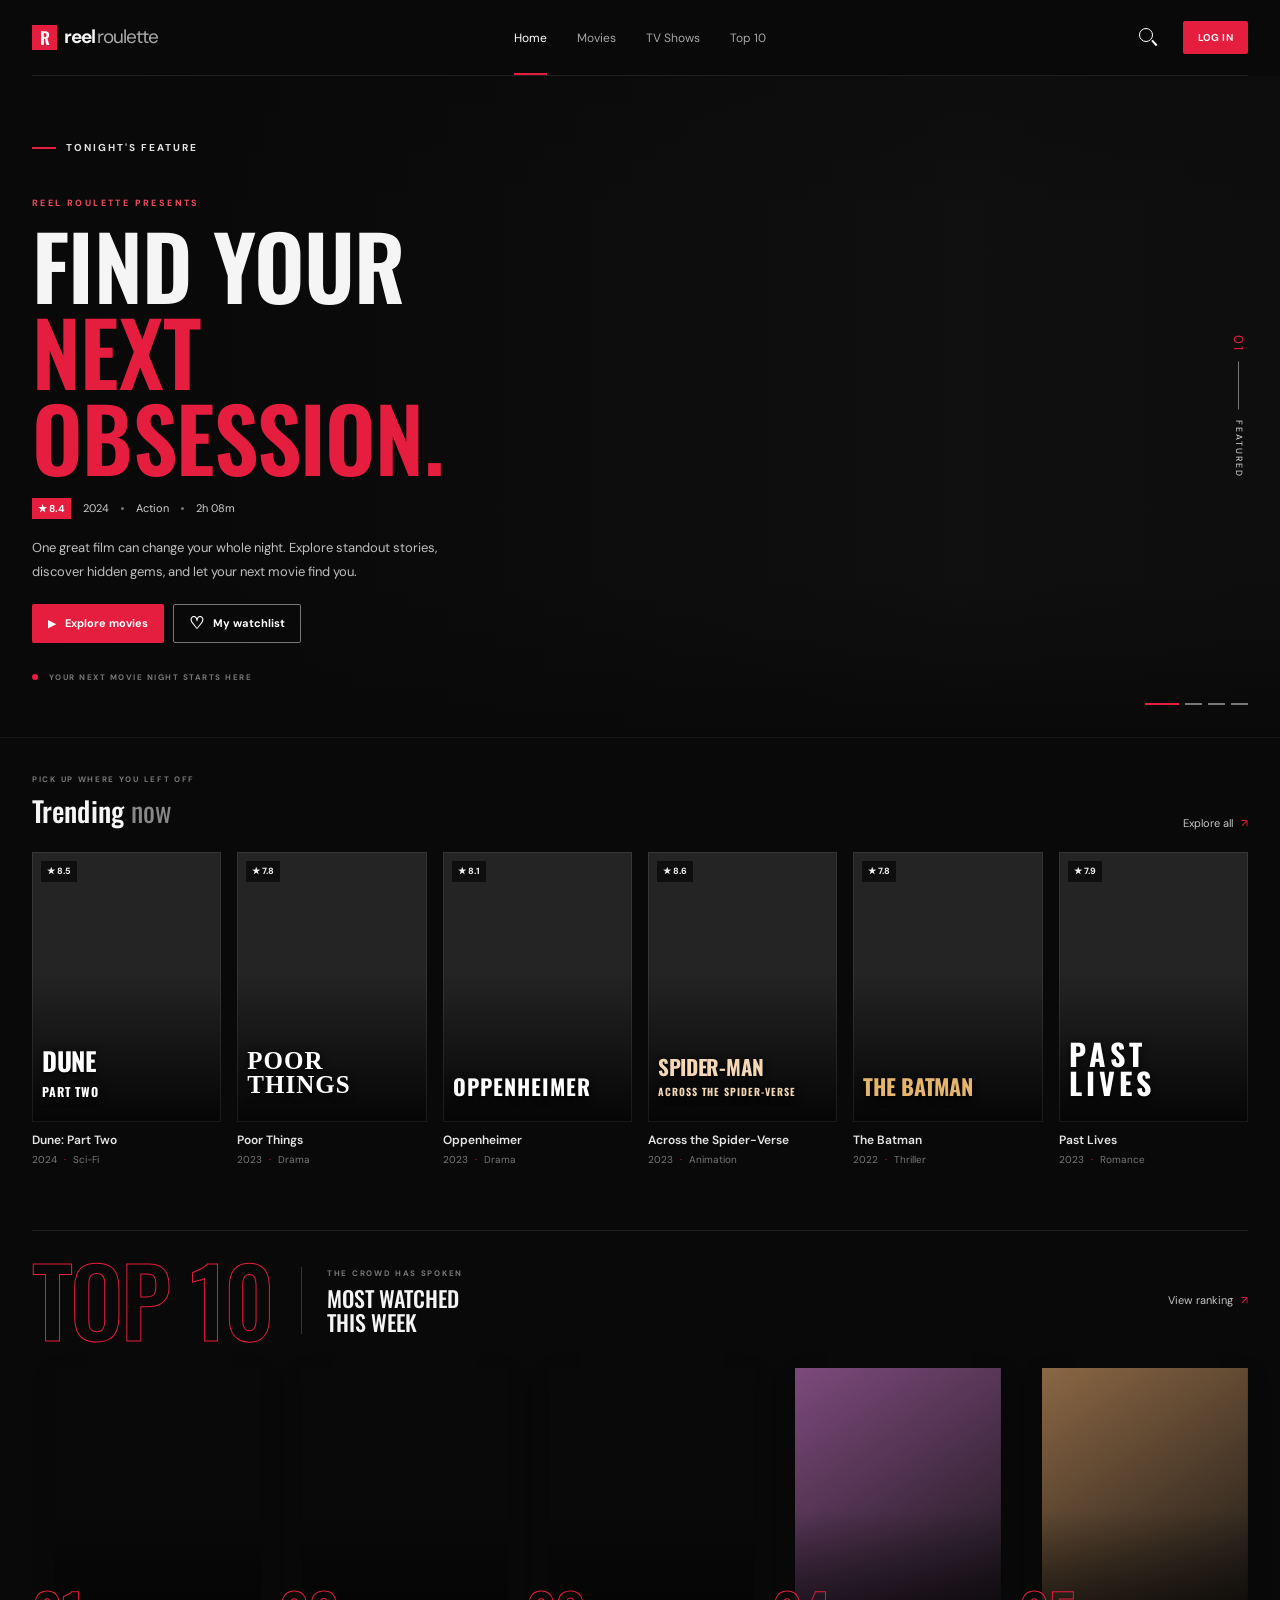
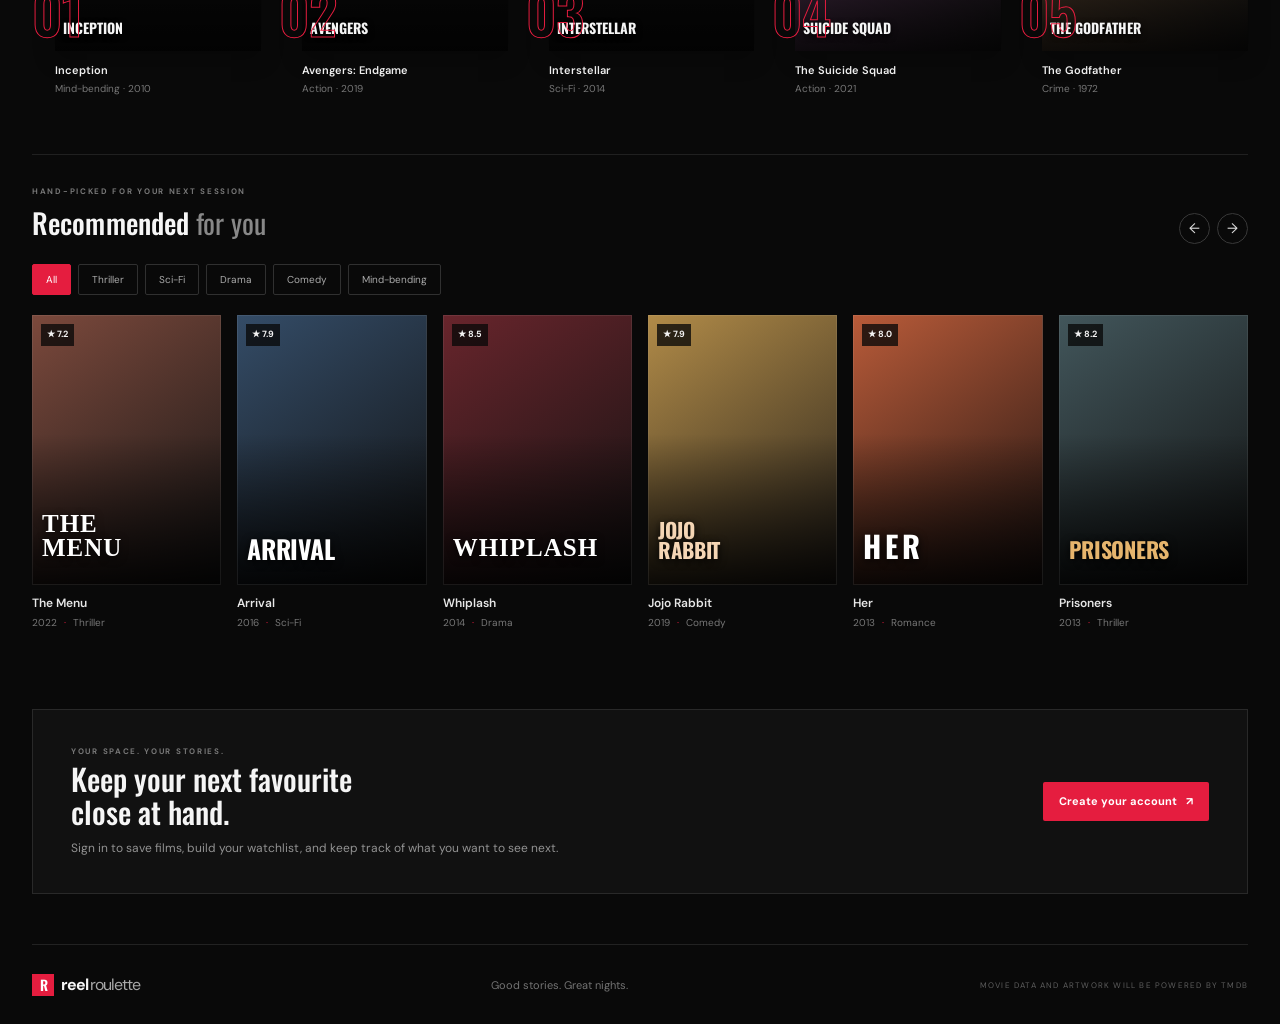
<file: Frontend/index.html>
<!DOCTYPE html>
<html lang="en">
<head>
  <meta charset="UTF-8">
  <meta name="viewport" content="width=device-width, initial-scale=1.0">
  <meta name="theme-color" content="#090909">
  <meta name="description" content="Discover your next movie with Reel Roulette.">
  <title>Reel Roulette — Discover Your Next Movie</title>

  <link rel="preconnect" href="https://fonts.googleapis.com">
  <link rel="preconnect" href="https://fonts.gstatic.com" crossorigin>
  <link href="https://fonts.googleapis.com/css2?family=DM+Sans:wght@400;500;600;700&family=Oswald:wght@400;500;600;700&display=swap" rel="stylesheet">
  <link rel="stylesheet" href="style.css">
</head>
<body>
  <header class="site-header">
    <a class="logo" href="#home" aria-label="Reel Roulette home">
      <span class="logo-mark">R</span>reel<span>roulette</span>
    </a>

    <nav class="main-nav" aria-label="Main navigation">
      <a class="nav-link active" href="#home">Home</a>
      <a class="nav-link" href="#trending">Movies</a>
      <a class="nav-link" href="#series">TV Shows</a>
      <a class="nav-link" href="#top-ten">Top 10</a>
    </nav>

    <div class="header-actions">
      <button class="search-icon" type="button" aria-label="Search"></button>
      <a class="login-button" href="#login">Log in</a>
    </div>
  </header>

  <main>
    <section class="hero" id="home" aria-labelledby="hero-title">
      <div class="hero-backdrop" role="img" aria-label="Featured movie backdrop"></div>
      <div class="hero-shade"></div>

      <div class="hero-content">
        <p class="eyebrow"><span class="eyebrow-line"></span> TONIGHT'S FEATURE</p>
        <p class="studio-label">REEL ROULETTE PRESENTS</p>

        <h1 id="hero-title">Find your<br><em>next obsession.</em></h1>

        <div class="hero-meta">
          <span class="rating-badge">★ 8.4</span>
          <span>2024</span>
          <span class="meta-dot"></span>
          <span>Action</span>
          <span class="meta-dot"></span>
          <span>2h 08m</span>
        </div>

        <p class="hero-description">
          One great film can change your whole night. Explore standout stories,
          discover hidden gems, and let your next movie find you.
        </p>

        <div class="hero-actions">
          <a class="button button-red" href="#trending">
            <span class="play-triangle">▶</span> Explore movies
          </a>
          <a class="button button-outline" href="#watchlist">
            <span class="heart">♡</span> My watchlist
          </a>
        </div>

        <p class="hero-note">
          <span class="status-dot"></span> YOUR NEXT MOVIE NIGHT STARTS HERE
        </p>
      </div>

      <div class="hero-side-note">
        <span>01</span>
        <span class="side-rule"></span>
        <span>FEATURED</span>
      </div>

      <div class="hero-pagination">
        <span class="pagination-active"></span>
        <span></span><span></span><span></span>
      </div>
    </section>

    <section class="content-section continue-section" id="trending">
      <div class="section-heading">
        <div>
          <p class="section-kicker">PICK UP WHERE YOU LEFT OFF</p>
          <h2>Trending <span>now</span></h2>
        </div>
        <a class="text-link" href="#movies">Explore all <span>↗</span></a>
      </div>

      <div class="poster-row">
        <article class="movie-tile">
          <a class="poster poster-one" href="#movie-1" aria-label="Dune: Part Two">
            <span class="poster-overlay"></span>
            <span class="poster-title">DUNE<br><small>PART TWO</small></span>
            <span class="poster-rating">★ 8.5</span>
          </a>
          <div class="movie-caption"><h3>Dune: Part Two</h3><p>2024 <span>·</span> Sci-Fi</p></div>
        </article>

        <article class="movie-tile">
          <a class="poster poster-two" href="#movie-2" aria-label="Poor Things">
            <span class="poster-overlay"></span>
            <span class="poster-title title-serif">POOR<br>THINGS</span>
            <span class="poster-rating">★ 7.8</span>
          </a>
          <div class="movie-caption"><h3>Poor Things</h3><p>2023 <span>·</span> Drama</p></div>
        </article>

        <article class="movie-tile">
          <a class="poster poster-three" href="#movie-3" aria-label="Oppenheimer">
            <span class="poster-overlay"></span>
            <span class="poster-title title-block">OPPENHEIMER</span>
            <span class="poster-rating">★ 8.1</span>
          </a>
          <div class="movie-caption"><h3>Oppenheimer</h3><p>2023 <span>·</span> Drama</p></div>
        </article>

        <article class="movie-tile">
          <a class="poster poster-four" href="#movie-4" aria-label="Spider-Man: Across the Spider-Verse">
            <span class="poster-overlay"></span>
            <span class="poster-title title-comic">SPIDER-MAN<br><small>ACROSS THE SPIDER-VERSE</small></span>
            <span class="poster-rating">★ 8.6</span>
          </a>
          <div class="movie-caption"><h3>Across the Spider-Verse</h3><p>2023 <span>·</span> Animation</p></div>
        </article>

        <article class="movie-tile">
          <a class="poster poster-five" href="#movie-5" aria-label="The Batman">
            <span class="poster-overlay"></span>
            <span class="poster-title title-bat">THE BATMAN</span>
            <span class="poster-rating">★ 7.8</span>
          </a>
          <div class="movie-caption"><h3>The Batman</h3><p>2022 <span>·</span> Thriller</p></div>
        </article>

        <article class="movie-tile">
          <a class="poster poster-six" href="#movie-6" aria-label="Past Lives">
            <span class="poster-overlay"></span>
            <span class="poster-title title-minimal">PAST<br>LIVES</span>
            <span class="poster-rating">★ 7.9</span>
          </a>
          <div class="movie-caption"><h3>Past Lives</h3><p>2023 <span>·</span> Romance</p></div>
        </article>
      </div>
    </section>

    <section class="top-ten-section content-section" id="top-ten">
      <div class="top-ten-heading">
        <h2><span class="outline-number">TOP 10</span></h2>

        <div class="top-ten-copy">
          <p class="section-kicker">THE CROWD HAS SPOKEN</p>
          <h3>Most watched<br>this week</h3>
        </div>

        <a class="text-link top-ten-link" href="#movies">View ranking <span>↗</span></a>
      </div>

      <div class="ranked-row">
        <article class="ranked-movie">
          <span class="rank-number">01</span>
          <a class="rank-poster rank-one" href="#rank-1" aria-label="Inception poster"><span>INCEPTION</span></a>
          <h3>Inception</h3><p>Mind-bending · 2010</p>
        </article>

        <article class="ranked-movie">
          <span class="rank-number">02</span>
          <a class="rank-poster rank-two" href="#rank-2" aria-label="Avengers: Endgame poster"><span>AVENGERS</span></a>
          <h3>Avengers: Endgame</h3><p>Action · 2019</p>
        </article>

        <article class="ranked-movie">
          <span class="rank-number">03</span>
          <a class="rank-poster rank-three" href="#rank-3" aria-label="Interstellar poster"><span>INTERSTELLAR</span></a>
          <h3>Interstellar</h3><p>Sci-Fi · 2014</p>
        </article>

        <article class="ranked-movie">
          <span class="rank-number">04</span>
          <a class="rank-poster rank-four" href="#rank-4" aria-label="The Suicide Squad poster"><span>SUICIDE SQUAD</span></a>
          <h3>The Suicide Squad</h3><p>Action · 2021</p>
        </article>

        <article class="ranked-movie">
          <span class="rank-number">05</span>
          <a class="rank-poster rank-five" href="#rank-5" aria-label="The Godfather poster"><span>THE GODFATHER</span></a>
          <h3>The Godfather</h3><p>Crime · 1972</p>
        </article>
      </div>
    </section>

    <section class="content-section recommendation-section" id="movies">
      <div class="section-heading">
        <div>
          <p class="section-kicker">HAND-PICKED FOR YOUR NEXT SESSION</p>
          <h2>Recommended <span>for you</span></h2>
        </div>

        <div class="section-controls">
          <button class="round-control" type="button" aria-label="Previous movies">←</button>
          <button class="round-control" type="button" aria-label="Next movies">→</button>
        </div>
      </div>

      <div class="genre-bar" aria-label="Movie genres">
        <button class="genre-chip selected" type="button">All</button>
        <button class="genre-chip" type="button">Thriller</button>
        <button class="genre-chip" type="button">Sci-Fi</button>
        <button class="genre-chip" type="button">Drama</button>
        <button class="genre-chip" type="button">Comedy</button>
        <button class="genre-chip" type="button">Mind-bending</button>
      </div>

      <div class="poster-row compact-row">
        <article class="movie-tile">
          <a class="poster poster-seven" href="#rec-1" aria-label="The Menu poster"><span class="poster-overlay"></span><span class="poster-title title-serif">THE<br>MENU</span><span class="poster-rating">★ 7.2</span></a>
          <div class="movie-caption"><h3>The Menu</h3><p>2022 <span>·</span> Thriller</p></div>
        </article>

        <article class="movie-tile">
          <a class="poster poster-eight" href="#rec-2" aria-label="Arrival poster"><span class="poster-overlay"></span><span class="poster-title">ARRIVAL</span><span class="poster-rating">★ 7.9</span></a>
          <div class="movie-caption"><h3>Arrival</h3><p>2016 <span>·</span> Sci-Fi</p></div>
        </article>

        <article class="movie-tile">
          <a class="poster poster-nine" href="#rec-3" aria-label="Whiplash poster"><span class="poster-overlay"></span><span class="poster-title title-serif">WHIPLASH</span><span class="poster-rating">★ 8.5</span></a>
          <div class="movie-caption"><h3>Whiplash</h3><p>2014 <span>·</span> Drama</p></div>
        </article>

        <article class="movie-tile">
          <a class="poster poster-ten" href="#rec-4" aria-label="Jojo Rabbit poster"><span class="poster-overlay"></span><span class="poster-title title-comic">JOJO<br>RABBIT</span><span class="poster-rating">★ 7.9</span></a>
          <div class="movie-caption"><h3>Jojo Rabbit</h3><p>2019 <span>·</span> Comedy</p></div>
        </article>

        <article class="movie-tile">
          <a class="poster poster-eleven" href="#rec-5" aria-label="Her poster"><span class="poster-overlay"></span><span class="poster-title title-minimal">HER</span><span class="poster-rating">★ 8.0</span></a>
          <div class="movie-caption"><h3>Her</h3><p>2013 <span>·</span> Romance</p></div>
        </article>

        <article class="movie-tile">
          <a class="poster poster-twelve" href="#rec-6" aria-label="Prisoners poster"><span class="poster-overlay"></span><span class="poster-title title-bat">PRISONERS</span><span class="poster-rating">★ 8.2</span></a>
          <div class="movie-caption"><h3>Prisoners</h3><p>2013 <span>·</span> Thriller</p></div>
        </article>
      </div>
    </section>

    <section class="login-preview" id="login">
      <div>
        <p class="section-kicker">YOUR SPACE. YOUR STORIES.</p>
        <h2>Keep your next favourite<br>close at hand.</h2>
        <p>Sign in to save films, build your watchlist, and keep track of what you want to see next.</p>
      </div>
      <a class="button button-red" href="#login-form">Create your account <span>↗</span></a>
    </section>
  </main>

  <footer class="site-footer" id="watchlist">
    <a class="logo footer-logo" href="#home"><span class="logo-mark">R</span>reel<span>roulette</span></a>
    <p>Good stories. Great nights.</p>
    <span class="footer-legal">MOVIE DATA AND ARTWORK WILL BE POWERED BY TMDB</span>
  </footer>
<script src="script.js"></script>
</body>
</html>
</file>
<file: Frontend/style.css>
:root {
  color-scheme: dark;
  --bg: #090909;
  --surface: #111111;
  --surface-2: #171717;
  --border: #292929;
  --text: #f5f5f5;
  --muted: #a0a0a0;
  --subtle: #6f6f6f;
  --red: #e51d3f;
  --red-hover: #ff2b4e;
  --content: 1240px;
  --sans: "DM Sans", Arial, sans-serif;
  --display: "Oswald", Impact, sans-serif;
}

* {
  box-sizing: border-box;
}

html {
  scroll-behavior: smooth;
}

body {
  margin: 0;
  background: var(--bg);
  color: var(--text);
  font-family: var(--sans);
  font-size: 14px;
  line-height: 1.5;
  -webkit-font-smoothing: antialiased;
}

a {
  color: inherit;
  text-decoration: none;
}

button {
  color: inherit;
  font: inherit;
}

button:focus-visible,
a:focus-visible {
  outline: 2px solid var(--red);
  outline-offset: 3px;
}

.site-header {
  width: min(var(--content), calc(100% - 64px));
  height: 76px;
  margin: 0 auto;
  display: grid;
  grid-template-columns: 1fr auto 1fr;
  align-items: center;
  gap: 28px;
  border-bottom: 1px solid #202020;
  position: relative;
  z-index: 5;
}

.logo {
  display: inline-flex;
  align-items: center;
  gap: 2px;
  width: fit-content;
  font-size: 19px;
  font-weight: 700;
  letter-spacing: -1px;
}

.logo > span:last-child {
  color: #a9a9a9;
  font-weight: 400;
}

.logo-mark {
  display: inline-grid;
  place-items: center;
  width: 25px;
  height: 25px;
  margin-right: 5px;
  background: var(--red);
  color: white;
  font-family: var(--display);
  font-size: 17px;
  font-weight: 600;
}

.main-nav {
  display: flex;
  align-items: center;
  gap: 30px;
  height: 100%;
}

.nav-link {
  height: 100%;
  display: inline-flex;
  align-items: center;
  position: relative;
  color: #a6a6a6;
  font-size: 12px;
  transition: color 0.18s ease;
}

.nav-link:hover,
.nav-link.active {
  color: #fff;
}

.nav-link.active::after {
  content: "";
  height: 2px;
  position: absolute;
  bottom: 0;
  left: 0;
  right: 0;
  background: var(--red);
}

.header-actions {
  display: flex;
  align-items: center;
  justify-content: flex-end;
  gap: 17px;
}

.search-icon {
  width: 34px;
  height: 34px;
  border: 0;
  background: transparent;
  cursor: pointer;
  position: relative;
}

.search-icon::before {
  content: "";
  position: absolute;
  width: 12px;
  height: 12px;
  border: 1.6px solid white;
  border-radius: 50%;
  left: 7px;
  top: 7px;
}

.search-icon::after {
  content: "";
  position: absolute;
  width: 7px;
  height: 1.6px;
  background: white;
  transform: rotate(48deg);
  left: 19px;
  top: 21px;
}

.login-button {
  background: var(--red);
  padding: 9px 15px;
  border-radius: 2px;
  text-transform: uppercase;
  font-size: 10px;
  font-weight: 700;
  letter-spacing: 0.4px;
}

.login-button:hover,
.button-red:hover {
  background: var(--red-hover);
}

/* FEATURED MOVIE HERO */

.hero {
  min-height: 570px;
  position: relative;
  display: flex;
  align-items: center;
  overflow: hidden;
  border-bottom: 1px solid #171717;
  background: #111;
}

.hero-backdrop {
  position: absolute;
  inset: 0;
  background-image: url("https://image.tmdb.org/t/p/original/8b8R8l88Qje9dn9OE8PY05Nxl1X.jpg");
  background-size: cover;
  background-position: center 32%;
  opacity: 0.72;
  transform: scale(1.015);
}

.hero-shade {
  position: absolute;
  inset: 0;
  background:
    linear-gradient(
      90deg,
      #090909 0%,
      rgba(9, 9, 9, 0.95) 18%,
      rgba(9, 9, 9, 0.76) 37%,
      rgba(9, 9, 9, 0.16) 75%,
      rgba(9, 9, 9, 0.38) 100%
    ),
    linear-gradient(
      0deg,
      #090909 0%,
      transparent 24%,
      transparent 78%,
      rgba(0, 0, 0, 0.2) 100%
    );
}

.hero-content {
  width: min(var(--content), calc(100% - 64px));
  margin: 0 auto;
  position: relative;
  z-index: 1;
  padding: 64px 0 54px;
}

.eyebrow,
.section-kicker,
.studio-label {
  margin: 0;
  font-size: 10px;
  font-weight: 700;
  letter-spacing: 2px;
}

.eyebrow {
  display: flex;
  align-items: center;
  gap: 10px;
  color: #e4e4e4;
}

.eyebrow-line {
  display: inline-block;
  width: 24px;
  height: 2px;
  background: var(--red);
}

.studio-label {
  margin-top: 42px;
  color: #f34a60;
  font-size: 9px;
  letter-spacing: 2.4px;
}

.hero h1 {
  margin: 10px 0 19px;
  max-width: 590px;
  font-family: var(--display);
  font-size: clamp(54px, 7vw, 88px);
  font-weight: 600;
  line-height: 0.98;
  letter-spacing: -0.7px;
  text-transform: uppercase;
}

.hero h1 em {
  color: var(--red);
  font-style: normal;
}

.hero-meta {
  display: flex;
  align-items: center;
  flex-wrap: wrap;
  gap: 12px;
  color: #d1d1d1;
  font-size: 11px;
}

.rating-badge {
  padding: 3px 6px;
  background: var(--red);
  color: white;
  font-size: 10px;
  font-weight: 700;
}

.meta-dot {
  width: 3px;
  height: 3px;
  border-radius: 50%;
  background: #777;
}

.hero-description {
  max-width: 420px;
  margin: 17px 0 21px;
  color: #c0c0c0;
  font-size: 13px;
  line-height: 1.8;
}

.hero-actions {
  display: flex;
  flex-wrap: wrap;
  gap: 9px;
}

.button {
  display: inline-flex;
  min-height: 39px;
  align-items: center;
  justify-content: center;
  gap: 9px;
  padding: 0 15px;
  border: 1px solid transparent;
  border-radius: 2px;
  font-size: 11px;
  font-weight: 700;
  transition: background 0.18s ease, border-color 0.18s ease;
}

.button-red {
  background: var(--red);
  color: #fff;
}

.button-outline {
  border-color: #777;
  background: rgba(10, 10, 10, 0.55);
  color: white;
}

.button-outline:hover {
  border-color: white;
  background: rgba(255, 255, 255, 0.08);
}

.play-triangle {
  font-size: 10px;
}

.heart {
  font-size: 17px;
  line-height: 1;
}

.hero-note {
  margin: 28px 0 0;
  color: #777;
  font-size: 8px;
  font-weight: 700;
  letter-spacing: 1.5px;
}

.status-dot {
  display: inline-block;
  width: 6px;
  height: 6px;
  margin-right: 7px;
  border-radius: 50%;
  background: var(--red);
}

.hero-side-note {
  position: absolute;
  right: max(32px, calc((100% - var(--content)) / 2));
  top: 50%;
  display: flex;
  align-items: center;
  gap: 10px;
  transform: translateY(-50%);
  color: #ddd;
  font-size: 9px;
  letter-spacing: 2px;
  writing-mode: vertical-rl;
}

.hero-side-note > span:first-child {
  color: var(--red);
  font-size: 13px;
}

.side-rule {
  width: 1px;
  height: 48px;
  background: #777;
}

.hero-pagination {
  position: absolute;
  right: max(32px, calc((100% - var(--content)) / 2));
  bottom: 32px;
  display: flex;
  gap: 6px;
}

.hero-pagination span {
  width: 17px;
  height: 2px;
  background: #777;
}

.hero-pagination .pagination-active {
  width: 34px;
  background: var(--red);
}

/* MOVIE SECTIONS */

.content-section {
  width: min(var(--content), calc(100% - 64px));
  margin: 0 auto;
}

.continue-section {
  padding-top: 35px;
}

.section-heading {
  display: flex;
  align-items: end;
  justify-content: space-between;
  gap: 20px;
  margin-bottom: 20px;
}

.section-kicker {
  margin-bottom: 5px;
  color: #777;
  font-size: 8px;
  letter-spacing: 1.7px;
}

.section-heading h2 {
  margin: 0;
  font-family: var(--display);
  font-size: 28px;
  font-weight: 500;
  letter-spacing: 0.1px;
}

.section-heading h2 span {
  color: #888;
  font-weight: 400;
}

.text-link {
  color: #c5c5c5;
  font-size: 11px;
  transition: color 0.18s ease;
}

.text-link span {
  margin-left: 5px;
  color: var(--red);
}

.text-link:hover {
  color: white;
}

.poster-row {
  display: grid;
  grid-auto-columns: calc((100% - 80px) / 6);
  grid-auto-flow: column;
  gap: 16px;
  overflow-x: auto;
  padding: 0 0 9px;
  scrollbar-width: thin;
  scrollbar-color: #383838 transparent;
}

.movie-tile {
  min-width: 0;
}

.poster {
  position: relative;
  display: flex;
  min-height: 230px;
  aspect-ratio: 2 / 2.85;
  align-items: flex-end;
  overflow: hidden;
  isolation: isolate;
  background-color: #242424;
  background-size: cover;
  background-position: center;
  transition: transform 0.2s ease, filter 0.2s ease;
}

.poster:hover {
  transform: translateY(-4px);
  filter: brightness(1.12);
}

.poster::before {
  content: "";
  position: absolute;
  inset: 0;
  z-index: -1;
  background: linear-gradient(0deg, rgba(0, 0, 0, 0.86), transparent 56%);
}

.poster-overlay {
  position: absolute;
  inset: 0;
  z-index: -1;
  border: 1px solid rgba(255, 255, 255, 0.08);
}

.poster-title {
  margin: 0 10px 24px;
  color: #fff;
  font-family: var(--display);
  font-size: clamp(18px, 2vw, 27px);
  font-weight: 700;
  line-height: 0.98;
  letter-spacing: -0.3px;
  text-shadow: 0 2px 8px #000;
}

.poster-title small {
  font-size: 0.48em;
  letter-spacing: 1px;
}

.title-serif {
  font-family: Georgia, serif;
  font-size: clamp(18px, 2vw, 25px);
  letter-spacing: 1px;
}

.title-block {
  font-size: clamp(15px, 1.7vw, 22px);
  letter-spacing: 1px;
}

.title-comic {
  color: #f5d6b5;
  font-size: clamp(15px, 1.7vw, 21px);
}

.title-bat {
  color: #e6b56d;
  font-size: clamp(15px, 1.8vw, 22px);
}

.title-minimal {
  font-size: 30px;
  letter-spacing: 4px;
}

.poster-rating {
  position: absolute;
  top: 9px;
  left: 9px;
  padding: 4px 6px;
  background: rgba(8, 8, 8, 0.78);
  color: #f3f3f3;
  font-size: 9px;
  font-weight: 700;
}

.movie-caption {
  padding-top: 9px;
}

.movie-caption h3 {
  margin: 0;
  overflow: hidden;
  color: #e7e7e7;
  font-size: 12px;
  font-weight: 600;
  text-overflow: ellipsis;
  white-space: nowrap;
}

.movie-caption p {
  margin: 3px 0 0;
  color: #777;
  font-size: 10px;
}

.movie-caption p span {
  padding: 0 4px;
  color: var(--red);
}

/* TEMPORARY POSTER ARTWORK
   These images are placeholders for the visual prototype.
   TMDB will provide real movie data and artwork later. */

.poster-one {
  background-image: url("https://image.tmdb.org/t/p/w500/1pdfLvkbY9ohJlCjQH2CZjjYVvJ.jpg");
}

.poster-two {
  background-image: url("https://image.tmdb.org/t/p/w500/kCGlIMHnOm8JPXq3rXA6c5wMxcT.jpg");
}

.poster-three {
  background-image: url("https://image.tmdb.org/t/p/w500/ptpr0kGAckfQkJeJ.jpg");
}

.poster-four {
  background-image: url("https://image.tmdb.org/t/p/w500/8Vt6mWEReuy4Of61Lnj5Xj704m8.jpg");
}

.poster-five {
  background-image: url("https://image.tmdb.org/t/p/w500/74xTEgt7R36Fpooo50r9T25onhq.jpg");
}

.poster-six {
  background-image: url("https://image.tmdb.org/t/p/w500/k3waqVXSnvCZWfJYNtdamTgTtTA.jpg");
}

.poster-seven {
  background-image: linear-gradient(145deg, #7b493c, #141414);
}

.poster-eight {
  background-image: linear-gradient(145deg, #344c67, #101010);
}

.poster-nine {
  background-image: linear-gradient(145deg, #68252c, #111);
}

.poster-ten {
  background-image: linear-gradient(145deg, #b18b48, #25201a);
}

.poster-eleven {
  background-image: linear-gradient(145deg, #b95b39, #1d1311);
}

.poster-twelve {
  background-image: linear-gradient(145deg, #42565b, #101010);
}

/* TOP 10 RANKING */

.top-ten-section {
  margin-top: 54px;
  padding-top: 27px;
  border-top: 1px solid #202020;
}

.top-ten-heading {
  display: grid;
  grid-template-columns: auto 1fr auto;
  align-items: center;
  gap: 28px;
  margin-bottom: 24px;
}

.top-ten-heading h2 {
  margin: 0;
  line-height: 0.85;
}

.outline-number {
  color: transparent;
  font-family: var(--display);
  font-size: clamp(55px, 8vw, 95px);
  font-weight: 500;
  letter-spacing: -2px;
  -webkit-text-stroke: 1px var(--red);
}

.top-ten-copy {
  padding-left: 25px;
  border-left: 1px solid #353535;
}

.top-ten-copy .section-kicker {
  margin-bottom: 7px;
}

.top-ten-copy h3 {
  margin: 0;
  font-family: var(--display);
  font-size: 22px;
  font-weight: 500;
  line-height: 1.1;
  text-transform: uppercase;
}

.ranked-row {
  display: grid;
  grid-template-columns: repeat(5, minmax(0, 1fr));
  gap: 18px;
}

.ranked-movie {
  position: relative;
  min-width: 0;
  padding-left: 23px;
}

.rank-number {
  position: absolute;
  z-index: 2;
  top: 66%;
  left: 0;
  color: transparent;
  font-family: var(--display);
  font-size: 56px;
  font-weight: 600;
  line-height: 1;
  -webkit-text-stroke: 1px var(--red);
}

.rank-poster {
  display: flex;
  width: 100%;
  aspect-ratio: 2 / 2.75;
  align-items: flex-end;
  position: relative;
  overflow: hidden;
  background-size: cover;
  background-position: center;
  box-shadow: 0 8px 20px rgba(0, 0, 0, 0.25);
}

.rank-poster::before {
  content: "";
  position: absolute;
  inset: 0;
  background: linear-gradient(0deg, rgba(0, 0, 0, 0.75), transparent 50%);
}

.rank-poster span {
  position: relative;
  margin: 0 8px 13px;
  font-family: var(--display);
  font-size: 14px;
  font-weight: 700;
  text-shadow: 0 2px 6px #000;
}

.rank-one {
  background-image: url("https://image.tmdb.org/t/p/w500/oYuLEt3zVCKq57qu2F8dT7NIa6f.jpg");
}

.rank-two {
  background-image: url("https://image.tmdb.org/t/p/w500/or06FN3Dka5tukK1e9sl16pB3iy.jpg");
}

.rank-three {
  background-image: url("https://image.tmdb.org/t/p/w500/gEU2QniE6E77NI6lCU6MxlNBvIx.jpg");
}

.rank-four {
  background-image: linear-gradient(145deg, #7d4a7c, #111);
}

.rank-five {
  background-image: linear-gradient(145deg, #8b6744, #111);
}

.ranked-movie h3 {
  margin: 11px 0 3px;
  overflow: hidden;
  font-size: 11px;
  font-weight: 600;
  text-overflow: ellipsis;
  white-space: nowrap;
}

.ranked-movie p {
  margin: 0;
  color: #777;
  font-size: 10px;
}

/* RECOMMENDATIONS */

.recommendation-section {
  margin-top: 58px;
  padding-top: 30px;
  border-top: 1px solid #202020;
}

.section-controls {
  display: flex;
  gap: 7px;
}

.round-control {
  display: grid;
  width: 31px;
  height: 31px;
  place-items: center;
  border: 1px solid #383838;
  border-radius: 50%;
  background: transparent;
  color: #ddd;
  cursor: pointer;
}

.round-control:hover {
  border-color: var(--red);
  background: var(--red);
}

.genre-bar {
  display: flex;
  flex-wrap: wrap;
  gap: 7px;
  margin: 0 0 20px;
}

.genre-chip {
  padding: 7px 13px;
  border: 1px solid #303030;
  border-radius: 2px;
  background: transparent;
  color: #aaa;
  cursor: pointer;
  font-size: 10px;
}

.genre-chip:hover,
.genre-chip.selected {
  border-color: var(--red);
  background: var(--red);
  color: white;
}

.compact-row .poster {
  min-height: 190px;
}

/* LOGIN PROMO */

.login-preview {
  width: min(var(--content), calc(100% - 64px));
  margin: 70px auto 50px;
  padding: 35px 38px;
  display: flex;
  align-items: center;
  justify-content: space-between;
  gap: 30px;
  border: 1px solid #292929;
  background: #111;
}

.login-preview h2 {
  margin: 0 0 10px;
  font-family: var(--display);
  font-size: 30px;
  font-weight: 500;
  line-height: 1.1;
}

.login-preview > div > p:last-child {
  max-width: 510px;
  margin: 0;
  color: #929292;
  font-size: 12px;
  line-height: 1.7;
}

.login-preview .button {
  flex-shrink: 0;
}

/* FOOTER */

.site-footer {
  width: min(var(--content), calc(100% - 64px));
  min-height: 80px;
  margin: 0 auto;
  display: flex;
  align-items: center;
  justify-content: space-between;
  gap: 20px;
  border-top: 1px solid #222;
}

.footer-logo {
  font-size: 16px;
}

.footer-logo .logo-mark {
  width: 22px;
  height: 22px;
  font-size: 14px;
}

.site-footer p {
  margin: 0;
  color: #737373;
  font-size: 11px;
}

.footer-legal {
  color: #5e5e5e;
  font-size: 8px;
  letter-spacing: 1.2px;
}

/* RESPONSIVE LAYOUT */

@media (min-width: 1500px) {
  .hero {
    min-height: 640px;
  }

  .hero-content {
    padding-top: 76px;
    padding-bottom: 66px;
  }
}

@media (max-width: 900px) {
  .site-header,
  .content-section,
  .hero-content,
  .login-preview,
  .site-footer {
    width: calc(100% - 40px);
  }

  .main-nav {
    gap: 17px;
  }

  .poster-row {
    grid-auto-columns: calc((100% - 48px) / 4);
  }

  .hero {
    min-height: 530px;
  }

  .hero-side-note {
    display: none;
  }

  .ranked-row {
    grid-template-columns: repeat(5, minmax(120px, 1fr));
    overflow-x: auto;
    padding-bottom: 10px;
  }

  .rank-number {
    font-size: 46px;
  }
}

@media (max-width: 620px) {
  .site-header {
    width: calc(100% - 30px);
    height: 64px;
    grid-template-columns: 1fr auto;
    gap: 10px;
  }

  .logo {
    font-size: 17px;
  }

  .main-nav {
    display: none;
  }

  .header-actions {
    gap: 8px;
  }

  .search-icon {
    width: 30px;
  }

  .login-button {
    padding: 8px 11px;
  }

  .hero {
    min-height: 555px;
    align-items: flex-end;
  }

  .hero-backdrop {
    background-position: 58% center;
    opacity: 0.62;
  }

  .hero-shade {
    background:
      linear-gradient(
        0deg,
        #090909 0%,
        rgba(9, 9, 9, 0.93) 13%,
        rgba(9, 9, 9, 0.6) 55%,
        rgba(9, 9, 9, 0.15) 100%
      ),
      linear-gradient(90deg, rgba(0, 0, 0, 0.45), transparent);
  }

  .hero-content {
    width: calc(100% - 30px);
    padding: 60px 0 44px;
  }

  .studio-label {
    margin-top: 29px;
  }

  .hero h1 {
    font-size: clamp(49px, 14vw, 72px);
  }

  .hero-description {
    max-width: 360px;
    font-size: 12px;
  }

  .hero-pagination {
    right: 15px;
    bottom: 18px;
  }

  .content-section,
  .login-preview,
  .site-footer {
    width: calc(100% - 30px);
  }

  .continue-section {
    padding-top: 27px;
  }

  .section-heading h2 {
    font-size: 25px;
  }

  .poster-row {
    grid-auto-columns: 43%;
    gap: 12px;
  }

  .poster {
    min-height: 210px;
  }

  .top-ten-section {
    margin-top: 35px;
  }

  .top-ten-heading {
    grid-template-columns: 1fr auto;
    gap: 12px;
  }

  .top-ten-heading h2 {
    grid-column: 1;
    grid-row: 1;
  }

  .top-ten-copy {
    grid-column: 2;
    grid-row: 1;
    padding-left: 13px;
  }

  .top-ten-copy h3 {
    font-size: 17px;
  }

  .outline-number {
    font-size: clamp(49px, 15vw, 75px);
  }

  .top-ten-link {
    grid-column: 1 / -1;
    justify-self: end;
  }

  .ranked-row {
    grid-template-columns: repeat(5, 145px);
    gap: 12px;
  }

  .ranked-movie {
    padding-left: 17px;
  }

  .rank-number {
    top: 65%;
    font-size: 43px;
  }

  .recommendation-section {
    margin-top: 38px;
  }

  .genre-bar {
    flex-wrap: nowrap;
    overflow-x: auto;
    padding-bottom: 5px;
  }

  .genre-chip {
    flex-shrink: 0;
  }

  .compact-row .poster {
    min-height: 190px;
  }

  .login-preview {
    margin: 48px auto 35px;
    padding: 25px 21px;
    align-items: flex-start;
    flex-direction: column;
  }

  .login-preview h2 {
    font-size: 27px;
  }

  .site-footer {
    padding: 20px 0;
    flex-wrap: wrap;
  }

  .site-footer p {
    order: 3;
    width: 100%;
  }

  .footer-legal {
    max-width: 130px;
    text-align: right;
    line-height: 1.6;
  }
}

@media (prefers-reduced-motion: reduce) {
  *,
  *::before,
  *::after {
    scroll-behavior: auto !important;
    transition-duration: 0.01ms !important;
  }
}
</file>
